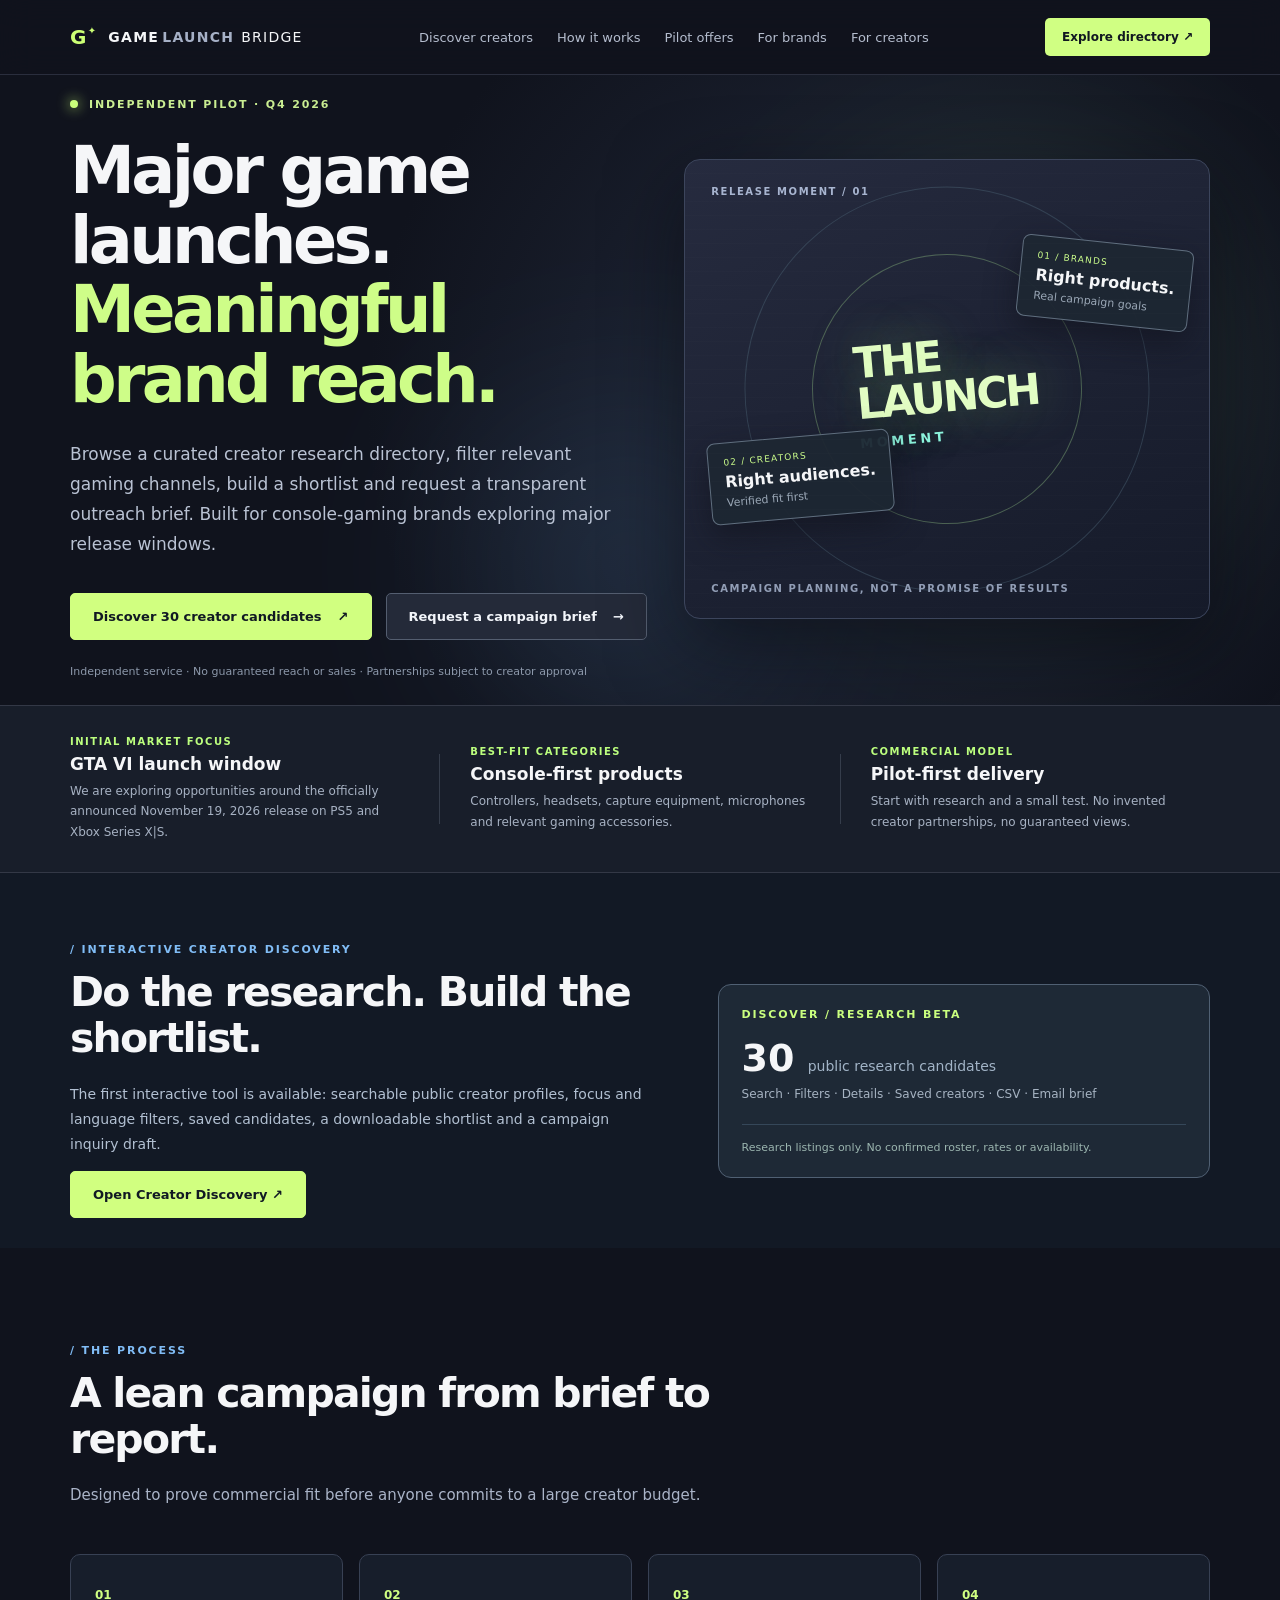
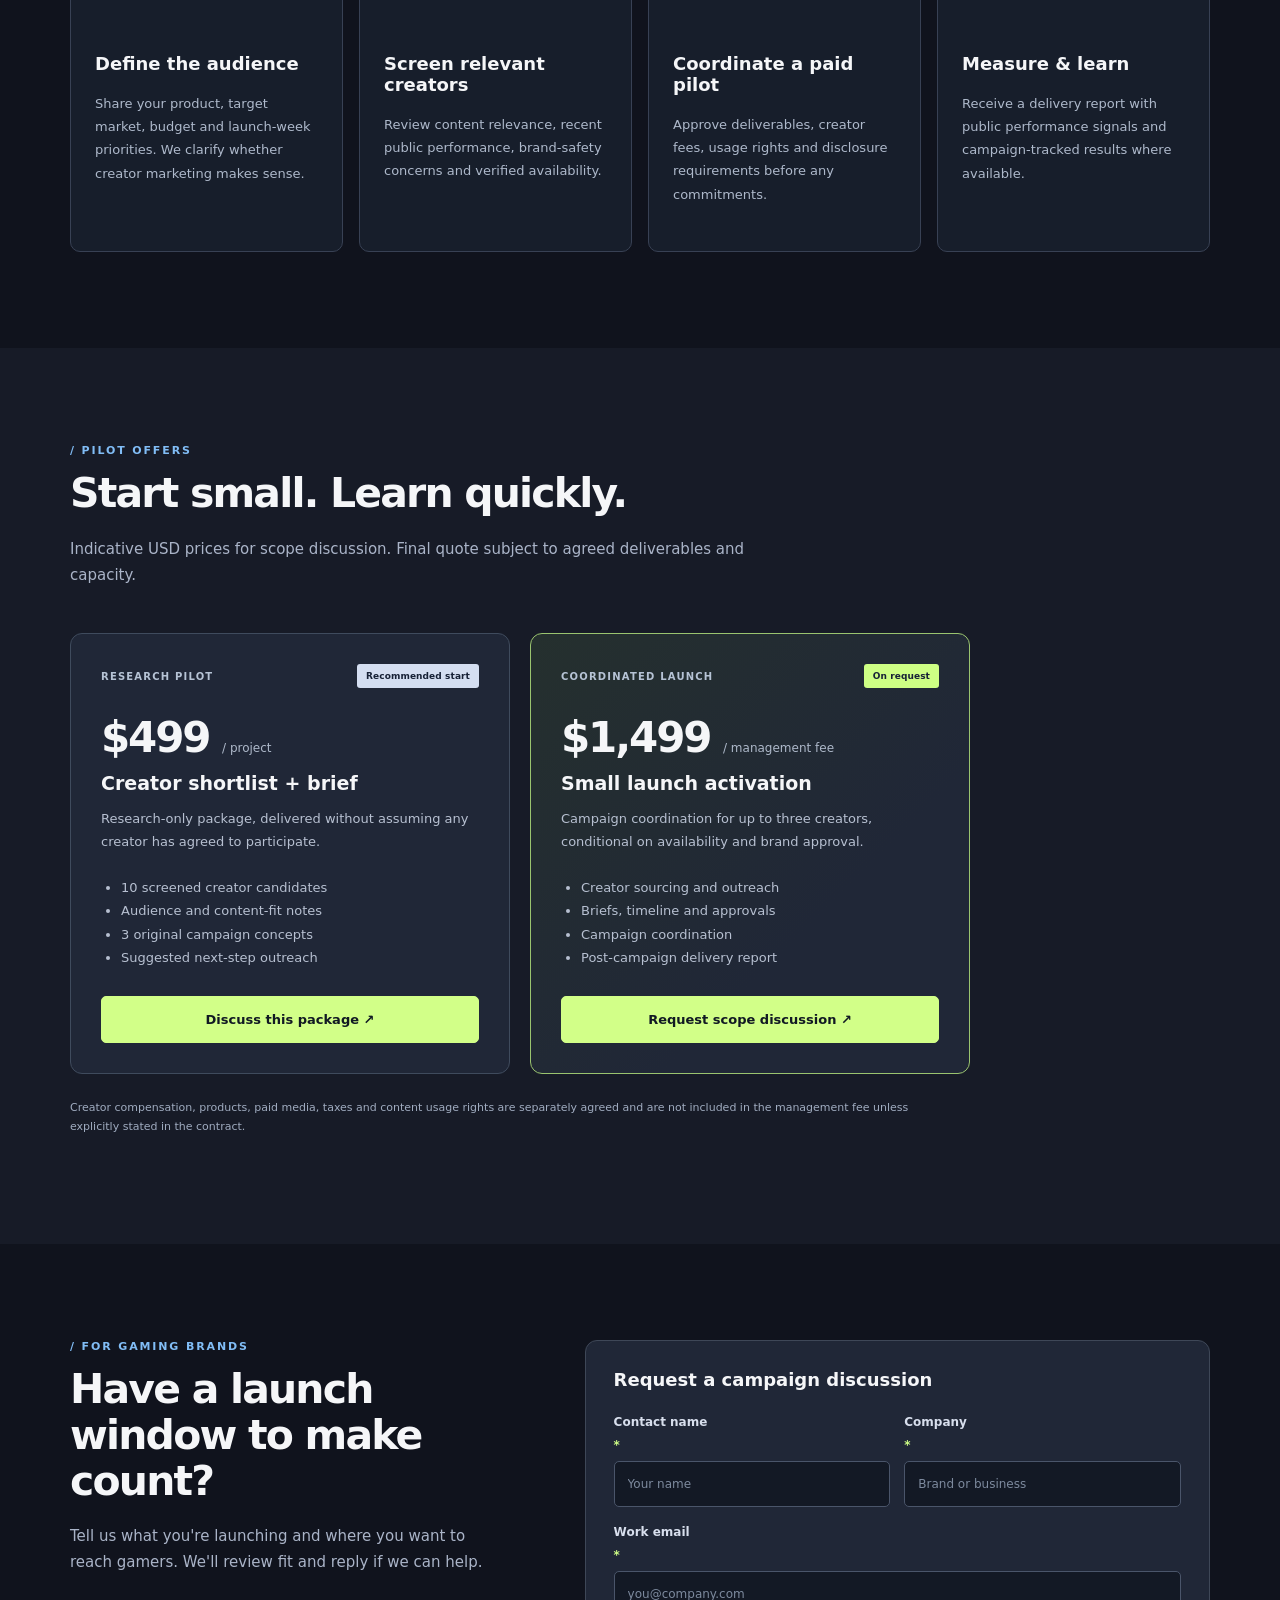
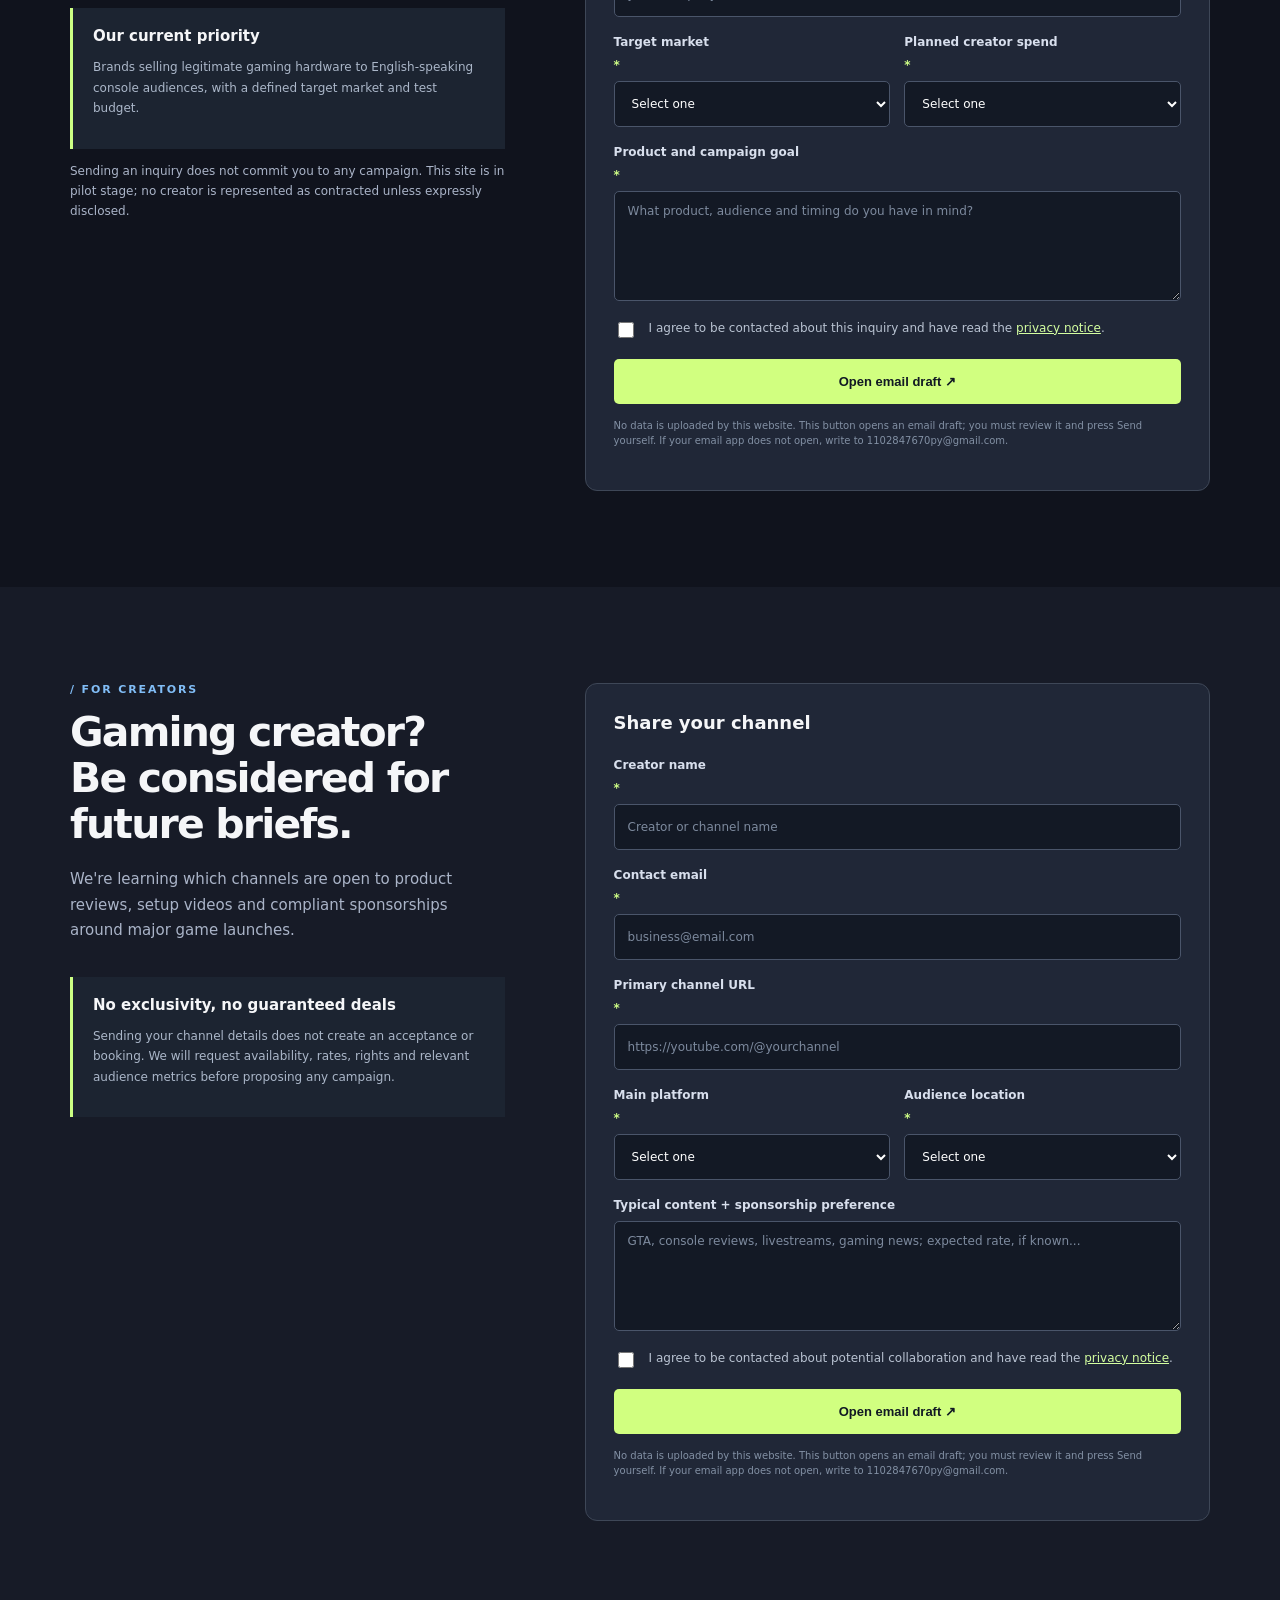
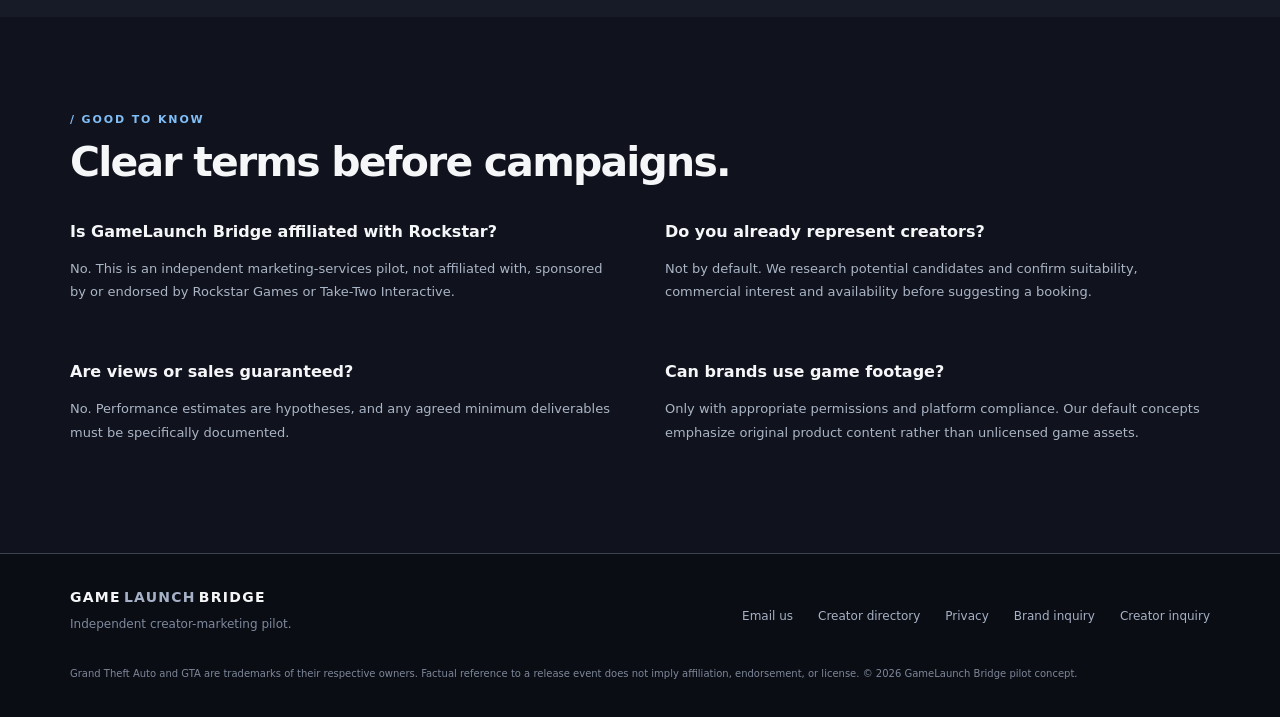
<file: index.html>
<!DOCTYPE html>
<html lang="en">
<head>
<meta charset="utf-8"/><meta content="width=device-width,initial-scale=1" name="viewport"/>
<meta content="Creator-led launch campaigns for gaming accessory brands. An independent pilot matching brands with relevant gaming creators." name="description"/>
<meta content="#10131d" name="theme-color"/>
<title>GameLaunch Bridge — Gaming Launch Campaigns</title>
<link href="styles.css" rel="stylesheet"/>
<meta content="noindex,nofollow" name="robots"/>
</head><body>
<a class="skip" href="#main">Skip to content</a>
<header class="header"><div class="shell headerinner"><a class="wordmark" href="#top"><span class="logo">G<span class="star">✦</span></span> GAME<span class="dim">LAUNCH</span> <span class="subword">BRIDGE</span></a><nav aria-label="Main navigation"><a href="discover.html">Discover creators</a><a href="#how">How it works</a><a href="#offers">Pilot offers</a><a href="#brands">For brands</a><a href="#creators">For creators</a></nav><a class="navcta" href="discover.html">Explore directory <span aria-hidden="true">↗</span></a></div></header>
<main id="main">
<section class="hero" id="top"><div class="glow glow1"></div><div class="glow glow2"></div><div class="shell herogrid"><div><div class="eyebrow"><span class="live"></span> INDEPENDENT PILOT · Q4 2026</div><h1>Major game launches.<br/><em>Meaningful brand reach.</em></h1><p class="lede">Browse a curated creator research directory, filter relevant gaming channels, build a shortlist and request a transparent outreach brief. Built for console-gaming brands exploring major release windows.</p><div class="heroactions"><a class="btn primary" href="discover.html">Discover 30 creator candidates <span aria-hidden="true">↗</span></a><a class="btn secondary" href="#brands">Request a campaign brief <span aria-hidden="true">→</span></a></div><div class="fineprint">Independent service · No guaranteed reach or sales · Partnerships subject to creator approval</div></div><div aria-label="Illustration of brands and creators connected around a game launch" class="heroart" role="img"><div class="arttitle">RELEASE MOMENT / 01</div><div class="orbit orbit1"></div><div class="orbit orbit2"></div><div class="central">THE<br/>LAUNCH<br/><small>MOMENT</small></div><div class="floatcard floatbrand"><span>01 / BRANDS</span><strong>Right products.</strong><small>Real campaign goals</small></div><div class="floatcard floatcreator"><span>02 / CREATORS</span><strong>Right audiences.</strong><small>Verified fit first</small></div><div class="artfoot">CAMPAIGN PLANNING, NOT A PROMISE OF RESULTS</div></div></div></section>
<section class="context"><div class="shell contextinner"><div class="contextlead"><span class="tiny">INITIAL MARKET FOCUS</span><strong>GTA VI launch window</strong><p>We are exploring opportunities around the officially announced November 19, 2026 release on PS5 and Xbox Series X|S.</p></div><div class="contextdivider"></div><div class="contextlead"><span class="tiny">BEST-FIT CATEGORIES</span><strong>Console-first products</strong><p>Controllers, headsets, capture equipment, microphones and relevant gaming accessories.</p></div><div class="contextdivider"></div><div class="contextlead"><span class="tiny">COMMERCIAL MODEL</span><strong>Pilot-first delivery</strong><p>Start with research and a small test. No invented creator partnerships, no guaranteed views.</p></div></div></section>
<section class="section" id="discover-feature" style="padding:70px 0 30px;background:#121925"><div class="shell" style="display:grid;grid-template-columns:1fr .8fr;gap:32px;align-items:center"><div><div class="eyebrow plain">/ INTERACTIVE CREATOR DISCOVERY</div><h2>Do the research. Build the shortlist.</h2><p style="color:#b2c0d2;line-height:1.8;font-size:14px;max-width:590px">The first interactive tool is available: searchable public creator profiles, focus and language filters, saved candidates, a downloadable shortlist and a campaign inquiry draft.</p><a class="btn primary" href="discover.html">Open Creator Discovery ↗</a></div><div style="background:#1e2936;border:1px solid #506073;border-radius:13px;padding:23px"><div style="color:#caff7f;letter-spacing:.17em;font-size:11px;font-weight:800">DISCOVER / RESEARCH BETA</div><div style="font-size:38px;font-weight:900;margin:15px 0 4px">30 <span style="font-size:14px;color:#a2b4c7;font-weight:500">public research candidates</span></div><div style="color:#a7b4c3;font-size:12px;line-height:1.7">Search · Filters · Details · Saved creators · CSV · Email brief</div><div style="border-top:1px solid #354759;margin-top:20px;padding-top:16px;color:#9bb5af;font-size:11px">Research listings only. No confirmed roster, rates or availability.</div></div></div></section><section class="section" id="how"><div class="shell"><div class="sectionhead"><div class="eyebrow plain">/ THE PROCESS</div><h2>A lean campaign from brief to report.</h2><p>Designed to prove commercial fit before anyone commits to a large creator budget.</p></div><div class="steps"><div class="step"><span class="num">01</span><h3>Define the audience</h3><p>Share your product, target market, budget and launch-week priorities. We clarify whether creator marketing makes sense.</p></div><div class="step"><span class="num">02</span><h3>Screen relevant creators</h3><p>Review content relevance, recent public performance, brand-safety concerns and verified availability.</p></div><div class="step"><span class="num">03</span><h3>Coordinate a paid pilot</h3><p>Approve deliverables, creator fees, usage rights and disclosure requirements before any commitments.</p></div><div class="step"><span class="num">04</span><h3>Measure &amp; learn</h3><p>Receive a delivery report with public performance signals and campaign-tracked results where available.</p></div></div></div></section>
<section class="section darkpanel" id="offers"><div class="shell"><div class="sectionhead"><div class="eyebrow plain">/ PILOT OFFERS</div><h2>Start small. Learn quickly.</h2><p>Indicative USD prices for scope discussion. Final quote subject to agreed deliverables and capacity.</p></div><div class="plans"><article class="plan"><div class="plantop"><span>RESEARCH PILOT</span><span class="tag">Recommended start</span></div><div class="price">$499 <small>/ project</small></div><h3>Creator shortlist + brief</h3><p>Research-only package, delivered without assuming any creator has agreed to participate.</p><ul><li>10 screened creator candidates</li><li>Audience and content-fit notes</li><li>3 original campaign concepts</li><li>Suggested next-step outreach</li></ul><a class="btn planbtn" href="#brands">Discuss this package ↗</a></article><article class="plan featured"><div class="plantop"><span>COORDINATED LAUNCH</span><span class="tag green">On request</span></div><div class="price">$1,499 <small>/ management fee</small></div><h3>Small launch activation</h3><p>Campaign coordination for up to three creators, conditional on availability and brand approval.</p><ul><li>Creator sourcing and outreach</li><li>Briefs, timeline and approvals</li><li>Campaign coordination</li><li>Post-campaign delivery report</li></ul><a class="btn planbtn" href="#brands">Request scope discussion ↗</a></article></div><p class="pricingnote">Creator compensation, products, paid media, taxes and content usage rights are separately agreed and are not included in the management fee unless explicitly stated in the contract.</p></div></section>
<section class="section formssection" id="brands"><div class="shell formgrid"><div><div class="eyebrow plain">/ FOR GAMING BRANDS</div><h2>Have a launch window to make count?</h2><p>Tell us what you're launching and where you want to reach gamers. We'll review fit and reply if we can help.</p><div class="note"><strong>Our current priority</strong><p>Brands selling legitimate gaming hardware to English-speaking console audiences, with a defined target market and test budget.</p></div><p class="aside">Sending an inquiry does not commit you to any campaign. This site is in pilot stage; no creator is represented as contracted unless expressly disclosed.</p></div><form action="mailto:1102847670py@gmail.com" class="formcard" data-delivery="email-draft" method="post" enctype="text/plain" name="brands"><div class="formtitle">Request a campaign discussion</div><div class="fieldrow"><label>Contact name <span>*</span><input autocomplete="name" maxlength="120" name="contact_name" placeholder="Your name" required=""/></label><label>Company <span>*</span><input autocomplete="organization" maxlength="120" name="company" placeholder="Brand or business" required=""/></label></div><label>Work email <span>*</span><input autocomplete="email" maxlength="254" name="email" placeholder="you@company.com" required="" type="email"/></label><div class="fieldrow"><label>Target market <span>*</span><select name="market" required=""><option value="">Select one</option><option>United States</option><option>United Kingdom</option><option>North America</option><option>Europe</option><option>Other / multiple</option></select></label><label>Planned creator spend <span>*</span><select name="budget" required=""><option value="">Select one</option><option>Under $1,000</option><option>$1,000–$3,000</option><option>$3,000–$10,000</option><option>$10,000+</option><option>Not decided</option></select></label></div><label>Product and campaign goal <span>*</span><textarea maxlength="1800" name="brief" placeholder="What product, audience and timing do you have in mind?" required=""></textarea></label><label class="consent"><input name="consent" required="" type="checkbox" value="yes"/><span>I agree to be contacted about this inquiry and have read the <a href="privacy.html">privacy notice</a>.</span></label><button class="btn primary submit" type="submit">Open email draft ↗</button><p class="formfine">No data is uploaded by this website. This button opens an email draft; you must review it and press Send yourself. If your email app does not open, write to <a href="mailto:1102847670py@gmail.com">1102847670py@gmail.com</a>.</p></form></div></section>
<section class="section creatorssection" id="creators"><div class="shell formgrid"><div><div class="eyebrow plain">/ FOR CREATORS</div><h2>Gaming creator?<br/>Be considered for future briefs.</h2><p>We're learning which channels are open to product reviews, setup videos and compliant sponsorships around major game launches.</p><div class="note"><strong>No exclusivity, no guaranteed deals</strong><p>Sending your channel details does not create an acceptance or booking. We will request availability, rates, rights and relevant audience metrics before proposing any campaign.</p></div></div><form action="mailto:1102847670py@gmail.com" class="formcard" data-delivery="email-draft" method="post" enctype="text/plain" name="creators"><div class="formtitle">Share your channel</div><label>Creator name <span>*</span><input maxlength="120" name="creator_name" placeholder="Creator or channel name" required=""/></label><label>Contact email <span>*</span><input maxlength="254" name="email" placeholder="business@email.com" required="" type="email"/></label><label>Primary channel URL <span>*</span><input maxlength="500" name="channel_url" placeholder="https://youtube.com/@yourchannel" required="" type="url"/></label><div class="fieldrow"><label>Main platform <span>*</span><select name="platform" required=""><option value="">Select one</option><option>YouTube</option><option>TikTok</option><option>Twitch</option><option>Instagram</option><option>Other</option></select></label><label>Audience location <span>*</span><select name="audience" required=""><option value="">Select one</option><option>United States</option><option>United Kingdom</option><option>Europe</option><option>Global English-speaking</option><option>Other</option></select></label></div><label>Typical content + sponsorship preference<textarea maxlength="1500" name="details" placeholder="GTA, console reviews, livestreams, gaming news; expected rate, if known..."></textarea></label><label class="consent"><input name="consent" required="" type="checkbox" value="yes"/><span>I agree to be contacted about potential collaboration and have read the <a href="privacy.html">privacy notice</a>.</span></label><button class="btn primary submit" type="submit">Open email draft ↗</button><p class="formfine">No data is uploaded by this website. This button opens an email draft; you must review it and press Send yourself. If your email app does not open, write to <a href="mailto:1102847670py@gmail.com">1102847670py@gmail.com</a>.</p></form></div></section>
<section class="section faq" id="faq"><div class="shell"><div class="eyebrow plain">/ GOOD TO KNOW</div><h2>Clear terms before campaigns.</h2><div class="faqgrid"><div><h3>Is GameLaunch Bridge affiliated with Rockstar?</h3><p>No. This is an independent marketing-services pilot, not affiliated with, sponsored by or endorsed by Rockstar Games or Take-Two Interactive.</p></div><div><h3>Do you already represent creators?</h3><p>Not by default. We research potential candidates and confirm suitability, commercial interest and availability before suggesting a booking.</p></div><div><h3>Are views or sales guaranteed?</h3><p>No. Performance estimates are hypotheses, and any agreed minimum deliverables must be specifically documented.</p></div><div><h3>Can brands use game footage?</h3><p>Only with appropriate permissions and platform compliance. Our default concepts emphasize original product content rather than unlicensed game assets.</p></div></div></div></section>
</main><footer class="footer"><div class="shell footerinner"><div><a class="wordmark" href="#top">GAME<span class="dim">LAUNCH</span> BRIDGE</a><p>Independent creator-marketing pilot.</p></div><div class="footerlinks"><a href="mailto:1102847670py@gmail.com">Email us</a><a href="discover.html">Creator directory</a><a href="privacy.html">Privacy</a><a href="#brands">Brand inquiry</a><a href="#creators">Creator inquiry</a></div></div><div class="shell legal">Grand Theft Auto and GTA are trademarks of their respective owners. Factual reference to a release event does not imply affiliation, endorsement, or license. © 2026 GameLaunch Bridge pilot concept.</div></footer>
<script defer src="main.js"></script>
</body></html>
</file>
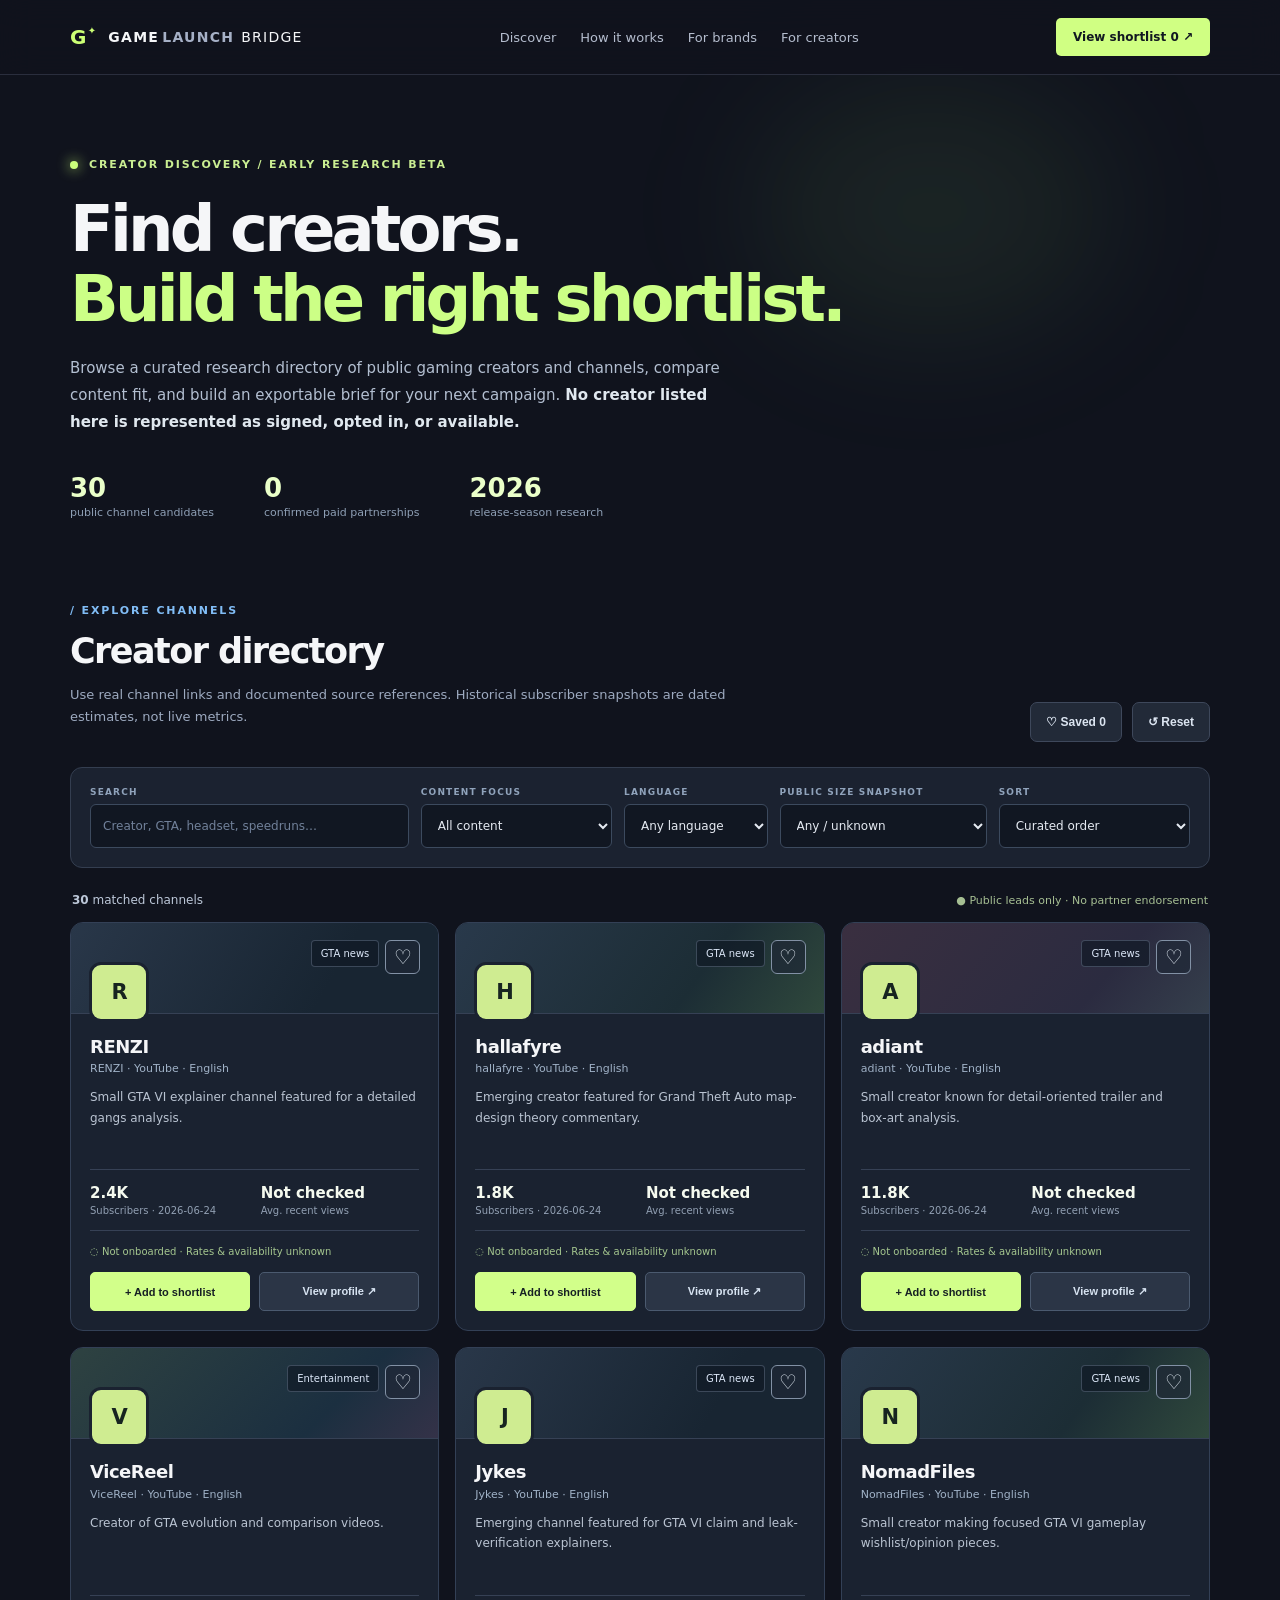
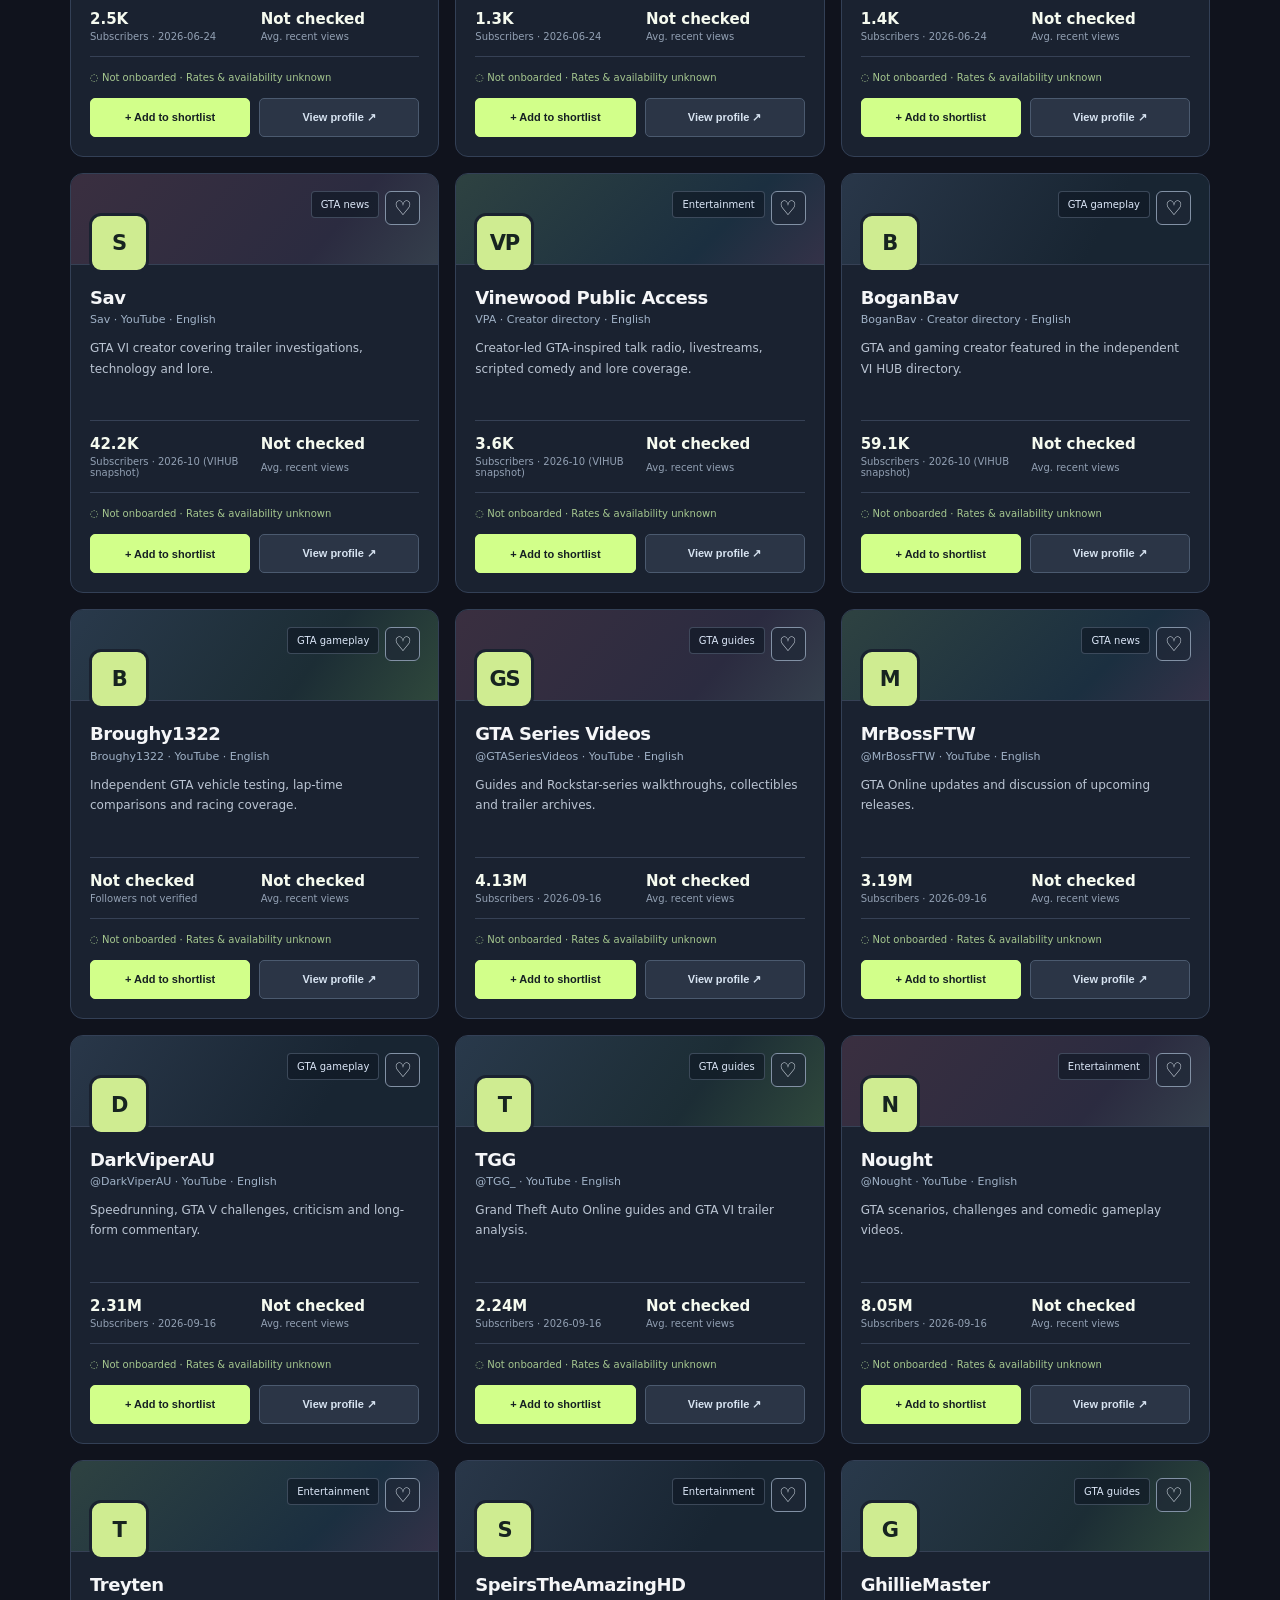
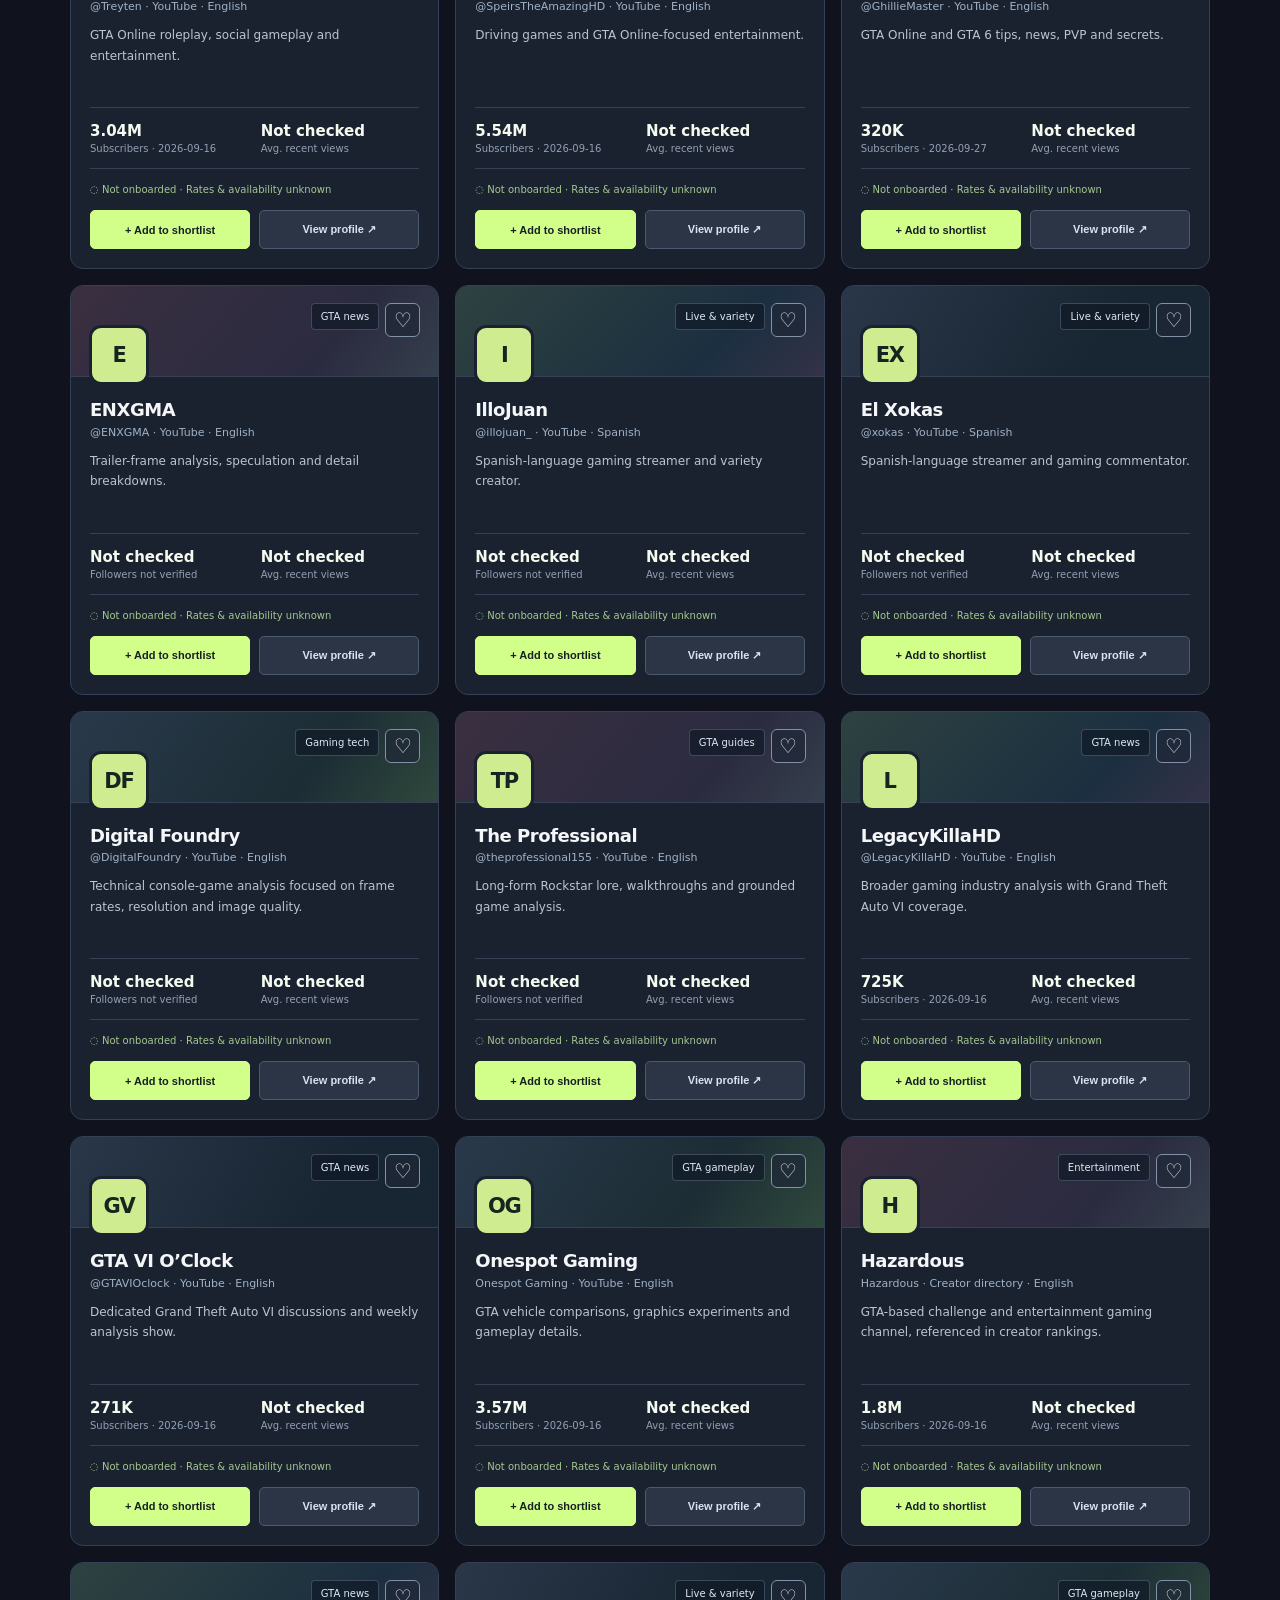
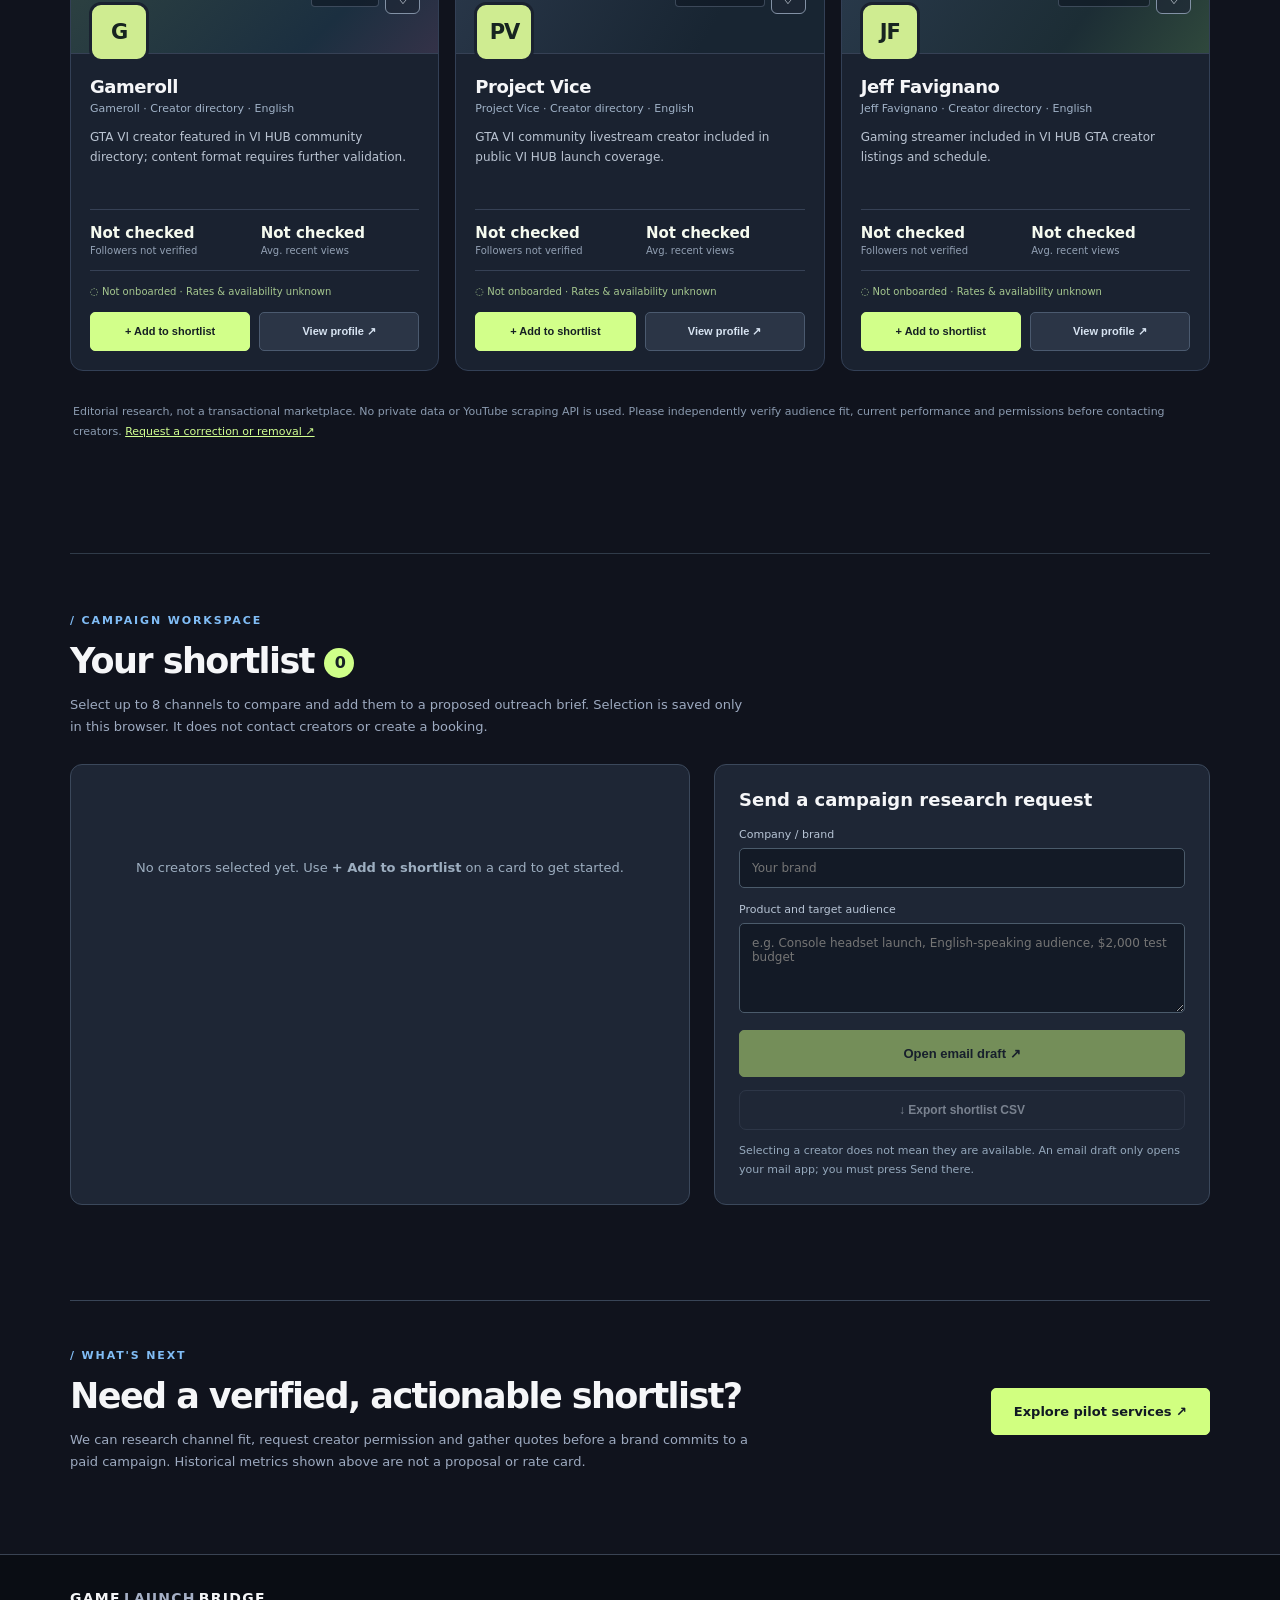
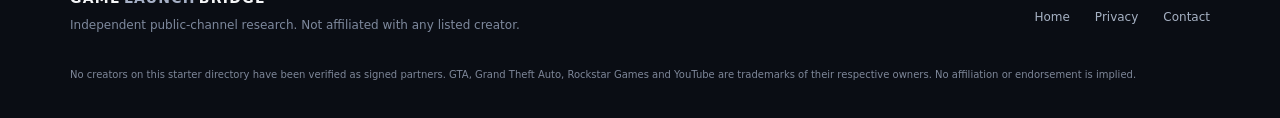
<file: discover.html>
<!doctype html>
<html lang="en">
<head>
<meta charset="utf-8"><meta name="viewport" content="width=device-width,initial-scale=1">
<meta name="description" content="Find gaming creators for major launch campaigns. Curated public gaming-creator research, comparison, saved shortlist and a transparent inquiry workflow.">
<meta name="theme-color" content="#10131d">
<meta name="robots" content="noindex,nofollow">
<title>Discover gaming creators — GameLaunch Bridge</title>
<link rel="stylesheet" href="styles.css"><link rel="stylesheet" href="discover.css">
</head>
<body>
<a class="skip" href="#results">Skip to creator results</a>
<header class="header"><div class="shell headerinner"><a class="wordmark" href="index.html"><span class="logo">G<span class="star">✦</span></span> GAME<span class="dim">LAUNCH</span> <span class="subword">BRIDGE</span></a><nav aria-label="Main navigation"><a href="discover.html" aria-current="page">Discover</a><a href="index.html#how">How it works</a><a href="index.html#brands">For brands</a><a href="index.html#creators">For creators</a></nav><a class="navcta" href="#shortlist">View shortlist <span id="nav-count">0</span> ↗</a></div></header>
<main class="discovery-shell">
<section class="explore-intro shell">
<div class="eyebrow"><span class="live"></span> CREATOR DISCOVERY / EARLY RESEARCH BETA</div>
<h1>Find creators.<br><em>Build the right shortlist.</em></h1>
<p>Browse a curated research directory of public gaming creators and channels, compare content fit, and build an exportable brief for your next campaign. <strong>No creator listed here is represented as signed, opted in, or available.</strong></p>
<div class="intro-stats"><div><strong id="total-count">—</strong><span>public channel candidates</span></div><div><strong>0</strong><span>confirmed paid partnerships</span></div><div><strong>2026</strong><span>release-season research</span></div></div>
</section>
<section class="shell marketplace">
<div class="market-head"><div><div class="eyebrow plain">/ EXPLORE CHANNELS</div><h2>Creator directory</h2><p>Use real channel links and documented source references. Historical subscriber snapshots are dated estimates, not live metrics.</p></div><div class="mini-actions"><button id="show-saved" type="button" class="outline-action" aria-pressed="false">♡ Saved <span id="saved-count">0</span></button><button id="reset-filters" type="button" class="outline-action">↺ Reset</button></div></div>
<div class="filterbar">
<label class="search"><span class="control-label">SEARCH</span><input id="search" type="search" placeholder="Creator, GTA, headset, speedruns…" autocomplete="off" aria-label="Search channels"></label>
<label><span class="control-label">CONTENT FOCUS</span><select id="category" aria-label="Filter content focus"><option value="">All content</option><option>GTA guides</option><option>GTA news</option><option>GTA gameplay</option><option>Entertainment</option><option>Gaming tech</option><option>Live &amp; variety</option></select></label>
<label><span class="control-label">LANGUAGE</span><select id="language" aria-label="Filter language"><option value="">Any language</option><option>English</option><option>Spanish</option></select></label>
<label><span class="control-label">PUBLIC SIZE SNAPSHOT</span><select id="size" aria-label="Filter dated audience size"><option value="">Any / unknown</option><option value="large">1M+ (dated)</option><option value="mid">100K–999K (dated)</option><option value="small">Under 100K (dated)</option><option value="unknown">Not verified</option></select></label>
<label><span class="control-label">SORT</span><select id="sort" aria-label="Sort creators"><option value="curated">Curated order</option><option value="size">Snapshot: highest first</option><option value="az">Name: A–Z</option></select></label>
</div>
<div class="resultbar"><span><strong id="result-count">0</strong> matched channels</span><span class="pillstatus">● Public leads only · No partner endorsement</span></div>
<div id="results" class="creator-grid" aria-live="polite"></div>
<div id="empty" class="empty-state" hidden><h3>No creators matched.</h3><p>Try clearing a filter or broadening the search.</p><button type="button" id="empty-reset" class="btn secondary">Clear filters</button></div>
<p class="source-note">Editorial research, not a transactional marketplace. No private data or YouTube scraping API is used. Please independently verify audience fit, current performance and permissions before contacting creators. <a href="mailto:1102847670py@gmail.com?subject=Creator%20profile%20correction%20or%20removal">Request a correction or removal ↗</a></p>
</section>
<section class="shell shortlist-section" id="shortlist">
<div><div class="eyebrow plain">/ CAMPAIGN WORKSPACE</div><h2>Your shortlist <span class="count-bubble" id="shortlist-total">0</span></h2><p>Select up to 8 channels to compare and add them to a proposed outreach brief. Selection is saved only in this browser. It does not contact creators or create a booking.</p></div>
<div class="shortlist-layout"><div class="selection-panel" id="selected-list"><p class="no-selection">No creators selected yet. Use <strong>+ Add to shortlist</strong> on a card to get started.</p></div>
<div class="brief-panel"><h3>Send a campaign research request</h3><label for="brief-brand">Company / brand</label><input id="brief-brand" maxlength="120" placeholder="Your brand">
<label for="brief-goal">Product and target audience</label><textarea id="brief-goal" maxlength="1000" placeholder="e.g. Console headset launch, English-speaking audience, $2,000 test budget"></textarea>
<button type="button" class="btn primary" id="email-brief" disabled>Open email draft ↗</button>
<button type="button" class="outline-action export-action" id="download-csv" disabled>↓ Export shortlist CSV</button>
<p class="brief-note" role="status" id="brief-status">Selecting a creator does not mean they are available. An email draft only opens your mail app; you must press Send there.</p></div></div>
</section>
<section class="shell next-step"><div><span class="eyebrow plain">/ WHAT'S NEXT</span><h2>Need a verified, actionable shortlist?</h2><p>We can research channel fit, request creator permission and gather quotes before a brand commits to a paid campaign. Historical metrics shown above are not a proposal or rate card.</p></div><a class="btn primary" href="index.html#offers">Explore pilot services ↗</a></section>
</main>
<dialog id="creator-dialog" class="creator-dialog" aria-label="Creator profile"><div id="dialog-content"></div><form method="dialog"><button class="modal-close" aria-label="Close creator profile" type="submit">✕</button></form></dialog>
<footer class="footer"><div class="shell footerinner"><div><a class="wordmark" href="index.html">GAME<span class="dim">LAUNCH</span> BRIDGE</a><p>Independent public-channel research. Not affiliated with any listed creator.</p></div><div class="footerlinks"><a href="index.html">Home</a><a href="privacy.html">Privacy</a><a href="mailto:1102847670py@gmail.com">Contact</a></div></div><div class="shell legal">No creators on this starter directory have been verified as signed partners. GTA, Grand Theft Auto, Rockstar Games and YouTube are trademarks of their respective owners. No affiliation or endorsement is implied.</div></footer>
<script src="creators-data.js" defer></script><script src="discover.js" defer></script>
</body></html>
</file>
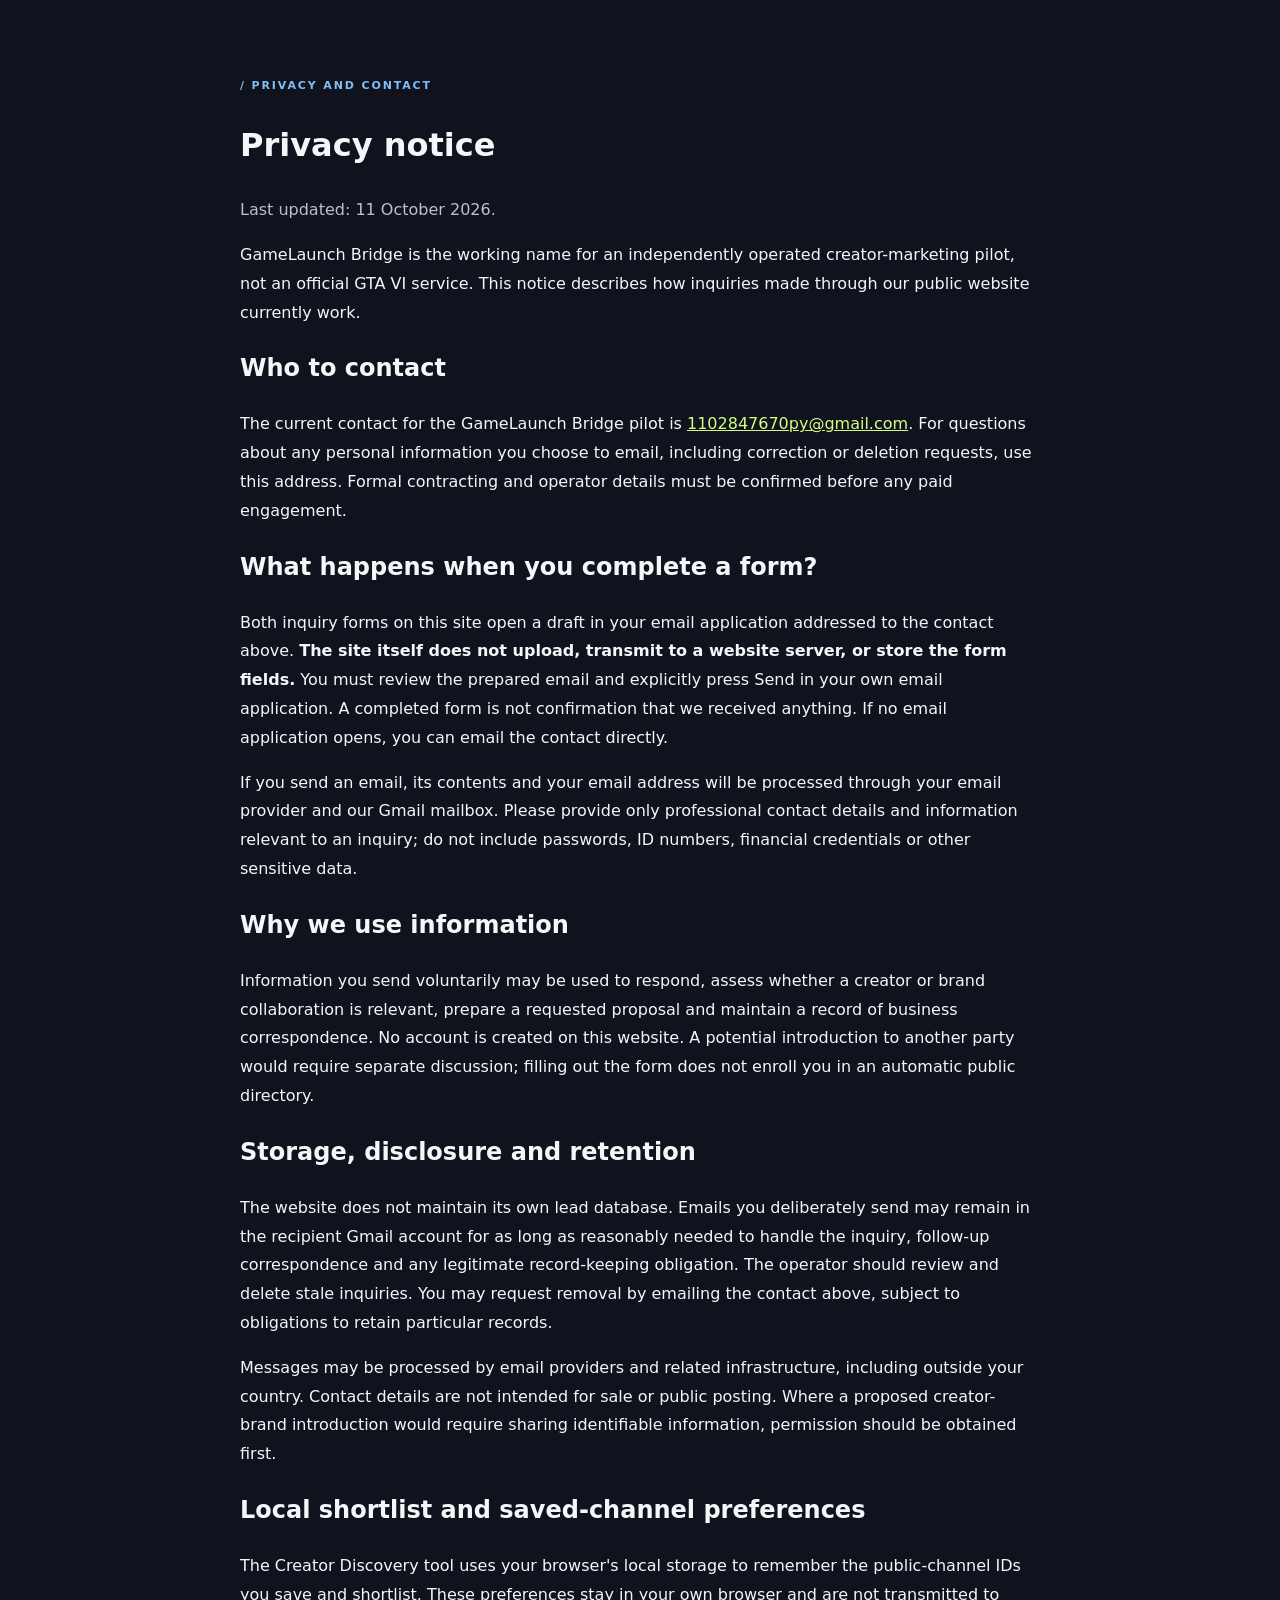
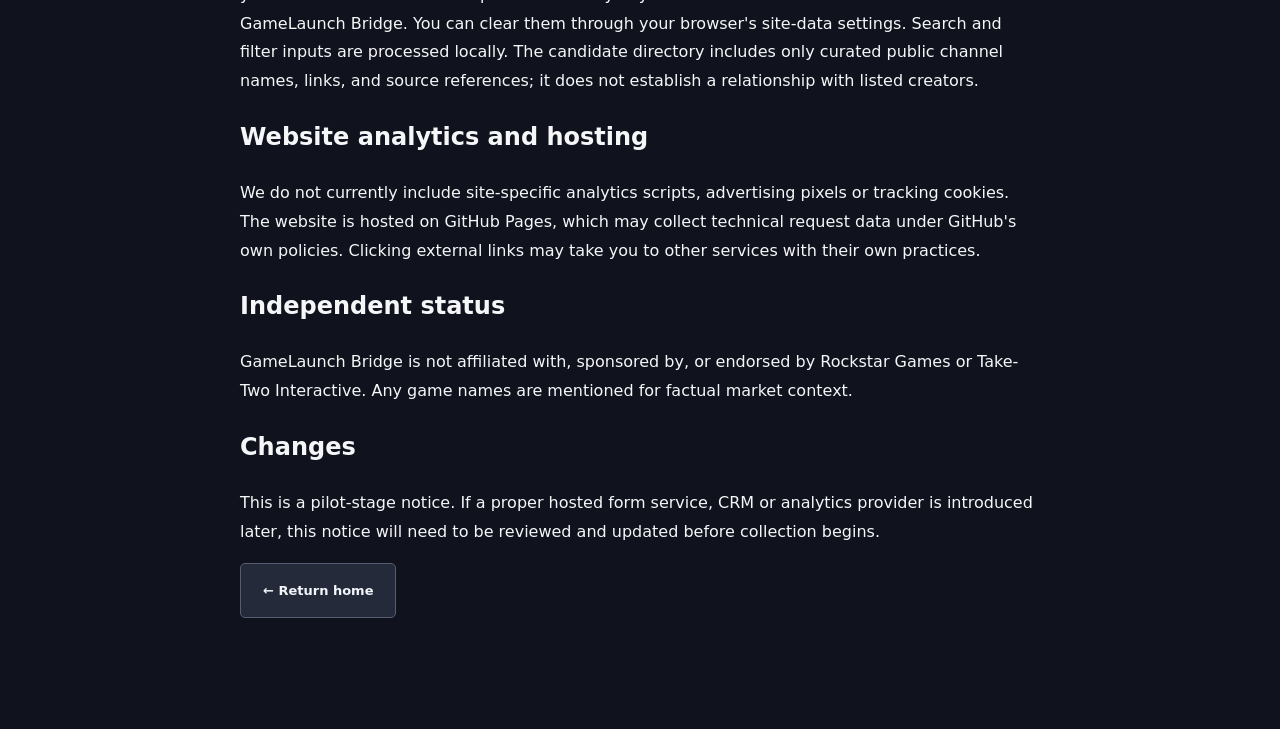
<file: privacy.html>
<!doctype html>
<html lang="en">
<head>
<meta charset="utf-8"><meta name="viewport" content="width=device-width,initial-scale=1">
<meta name="robots" content="noindex,nofollow">
<meta name="description" content="Privacy information for the GameLaunch Bridge independent pilot.">
<title>Privacy — GameLaunch Bridge</title>
<link rel="stylesheet" href="styles.css">
</head>
<body>
<main class="shell" style="max-width:800px;padding-top:76px;padding-bottom:95px;line-height:1.8">
<div class="eyebrow plain">/ PRIVACY AND CONTACT</div>
<h1>Privacy notice</h1>
<p style="color:#b6c2d2">Last updated: 11 October 2026.</p>
<p>GameLaunch Bridge is the working name for an independently operated creator-marketing pilot, not an official GTA VI service. This notice describes how inquiries made through our public website currently work.</p>
<h2>Who to contact</h2>
<p>The current contact for the GameLaunch Bridge pilot is <a style="color:#d1ff83;text-decoration:underline" href="mailto:1102847670py@gmail.com">1102847670py@gmail.com</a>. For questions about any personal information you choose to email, including correction or deletion requests, use this address. Formal contracting and operator details must be confirmed before any paid engagement.</p>
<h2>What happens when you complete a form?</h2>
<p>Both inquiry forms on this site open a draft in your email application addressed to the contact above. <strong>The site itself does not upload, transmit to a website server, or store the form fields.</strong> You must review the prepared email and explicitly press Send in your own email application. A completed form is not confirmation that we received anything. If no email application opens, you can email the contact directly.</p>
<p>If you send an email, its contents and your email address will be processed through your email provider and our Gmail mailbox. Please provide only professional contact details and information relevant to an inquiry; do not include passwords, ID numbers, financial credentials or other sensitive data.</p>
<h2>Why we use information</h2>
<p>Information you send voluntarily may be used to respond, assess whether a creator or brand collaboration is relevant, prepare a requested proposal and maintain a record of business correspondence. No account is created on this website. A potential introduction to another party would require separate discussion; filling out the form does not enroll you in an automatic public directory.</p>
<h2>Storage, disclosure and retention</h2>
<p>The website does not maintain its own lead database. Emails you deliberately send may remain in the recipient Gmail account for as long as reasonably needed to handle the inquiry, follow-up correspondence and any legitimate record-keeping obligation. The operator should review and delete stale inquiries. You may request removal by emailing the contact above, subject to obligations to retain particular records.</p>
<p>Messages may be processed by email providers and related infrastructure, including outside your country. Contact details are not intended for sale or public posting. Where a proposed creator-brand introduction would require sharing identifiable information, permission should be obtained first.</p>
<h2>Local shortlist and saved-channel preferences</h2><p>The Creator Discovery tool uses your browser's local storage to remember the public-channel IDs you save and shortlist. These preferences stay in your own browser and are not transmitted to GameLaunch Bridge. You can clear them through your browser's site-data settings. Search and filter inputs are processed locally. The candidate directory includes only curated public channel names, links, and source references; it does not establish a relationship with listed creators.</p><h2>Website analytics and hosting</h2>
<p>We do not currently include site-specific analytics scripts, advertising pixels or tracking cookies. The website is hosted on GitHub Pages, which may collect technical request data under GitHub's own policies. Clicking external links may take you to other services with their own practices.</p>
<h2>Independent status</h2>
<p>GameLaunch Bridge is not affiliated with, sponsored by, or endorsed by Rockstar Games or Take-Two Interactive. Any game names are mentioned for factual market context.</p>
<h2>Changes</h2>
<p>This is a pilot-stage notice. If a proper hosted form service, CRM or analytics provider is introduced later, this notice will need to be reviewed and updated before collection begins.</p>
<p><a class="btn secondary" href="index.html">← Return home</a></p>
</main>
</body></html>
</file>
<file: styles.css>
:root{font-family:Inter,ui-sans-serif,system-ui,-apple-system,"Segoe UI",sans-serif;color:#f5f6f8;background:#10131d;scroll-behavior:smooth}*{box-sizing:border-box}body{margin:0}a{color:inherit;text-decoration:none}a:hover{color:#cbff77}.shell{width:min(1140px,calc(100% - 44px));margin:auto}.skip{position:absolute;left:-9999px;top:6px;background:#ccff6c;color:#10131d;padding:10px;z-index:100}.skip:focus{left:6px}.header{position:sticky;top:0;z-index:20;background:rgba(16,19,29,.88);backdrop-filter:blur(16px);border-bottom:1px solid #2a2e3d}.headerinner{min-height:74px;display:flex;align-items:center;gap:34px;justify-content:space-between}.wordmark{font-size:14px;letter-spacing:.09em;font-weight:900;white-space:nowrap;display:flex;align-items:center;gap:3px}.logo{font-size:20px;color:#ccff75;margin-right:8px}.star{font-size:10px;vertical-align:top}.dim{color:#a6b0c6}.subword{font-weight:500;margin-left:4px}nav{display:flex;gap:24px;font-size:13px;color:#b5bdce}nav a:hover,.footerlinks a:hover{color:#cfff7d}.navcta{font-size:12px;color:#111821;background:#d0ff83;padding:12px 17px;border-radius:5px;font-weight:800;white-space:nowrap}.navcta:hover{color:#111821;background:#fff}.hero{min-height:630px;overflow:hidden;position:relative;background:radial-gradient(circle at 68% 53%,#222a3c 0%,#10131d 54%)}.herogrid{min-height:628px;display:grid;grid-template-columns:1fr .9fr;align-items:center;gap:30px;position:relative;z-index:1}.eyebrow{font-size:11px;font-weight:800;letter-spacing:.17em;color:#caee92;display:flex;align-items:center;gap:11px}.live{width:8px;height:8px;background:#cafe7b;border-radius:50%;box-shadow:0 0 13px #c8ff74}.hero h1{font-weight:850;font-size:clamp(43px,5.1vw,70px);line-height:1.07;letter-spacing:-.055em;max-width:680px;margin:25px 0}.hero h1 em{color:#cefd88;font-style:normal}.lede{font-size:17px;line-height:1.76;max-width:550px;color:#b9c2d3}.heroactions{display:flex;gap:14px;flex-wrap:wrap;margin:33px 0 23px}.btn{display:inline-flex;align-items:center;justify-content:center;gap:16px;padding:15px 22px;border-radius:5px;font-weight:800;font-size:13px;border:1px solid #545e70;cursor:pointer;transition:transform .15s,background .15s}.btn:hover{transform:translateY(-2px)}.primary{background:#d1ff80;color:#111923;border-color:#d1ff80}.primary:hover{background:#e7ffae;color:#111923}.secondary{color:#f2f5fa;background:#242a39}.secondary:hover{color:#fff;background:#333c4e}.fineprint{font-size:11px;color:#8c98aa;line-height:1.6}.heroart{height:460px;position:relative;background:linear-gradient(152deg,#262b3f,#151a29);border:1px solid #3c455c;border-radius:16px;overflow:hidden;box-shadow:0 25px 75px #06070d88}.heroart:after{content:"";position:absolute;inset:0;background:repeating-linear-gradient(to bottom,transparent 0 13px,#ffffff04 14px);pointer-events:none}.arttitle,.artfoot{position:absolute;left:26px;top:26px;letter-spacing:.16em;color:#a8b5d0;font-size:10px;font-weight:750}.artfoot{top:auto;bottom:24px;color:#929eb6}.orbit{position:absolute;left:50%;top:50%;transform:translate(-50%,-50%) rotate(-18deg);border:1px solid #759a6f88;border-radius:50%}.orbit1{height:270px;width:270px}.orbit2{height:405px;width:405px;border-color:#4a627377}.central{position:absolute;top:50%;left:50%;transform:translate(-50%,-50%) rotate(-5deg);font-size:43px;line-height:.96;font-weight:900;letter-spacing:-.06em;color:#e2fdc3;text-shadow:0 0 50px #9bea7a57}.central small{display:block;color:#8cf4dd;font-size:13px;letter-spacing:.28em;margin-top:12px}.floatcard{position:absolute;background:#1d2632f2;border:1px solid #5f6e7e;border-radius:8px;padding:14px 15px;display:grid;gap:5px;box-shadow:0 12px 30px #10131d99}.floatcard span{font-size:9px;letter-spacing:.13em;color:#ccff8c}.floatcard strong{font-size:16px}.floatcard small{font-size:11px;color:#9aa7b6}.floatbrand{right:18px;top:82px;transform:rotate(6deg)}.floatcreator{left:24px;bottom:100px;transform:rotate(-5deg)}.glow{position:absolute;border-radius:50%;filter:blur(110px);opacity:.18;pointer-events:none}.glow1{background:#a5f984;width:340px;height:340px;right:8%;top:20%}.glow2{background:#659fd5;width:280px;height:280px;right:40%;bottom:0}.context{background:#181e2a;border-top:1px solid #333846;border-bottom:1px solid #333846}.contextinner{display:grid;grid-template-columns:1fr 1px 1fr 1px 1fr;align-items:center;gap:30px;padding:30px 0}.contextlead{display:grid;gap:7px}.contextlead strong{font-size:17px}.contextlead p{font-size:12px;line-height:1.7;color:#a7b2c3;margin:0}.contextdivider{width:1px;height:70px;background:#353d4b}.tiny{font-size:10px;letter-spacing:.15em;color:#bcff7e;font-weight:800}.section{padding:96px 0}.sectionhead{max-width:700px;margin-bottom:45px}.eyebrow.plain{color:#81bdf6;margin-bottom:14px}.section h2{font-weight:850;letter-spacing:-.044em;font-size:clamp(31px,3.2vw,45px);line-height:1.12;margin:0 0 20px}.sectionhead p,.formgrid>div>p{font-size:15px;line-height:1.7;color:#aab4c8}.steps{display:grid;grid-template-columns:repeat(4,1fr);gap:16px}.step{padding:29px 24px 32px;border:1px solid #384154;background:#171e2b;border-radius:10px}.num{font-weight:850;font-size:12px;color:#d0ff83}.step h3{font-size:18px;margin-top:50px}.step p{font-size:13px;line-height:1.8;color:#aeb9cb}.darkpanel{background:#171b27}.plans{display:grid;grid-template-columns:1fr 1fr;gap:20px;max-width:900px}.plan{border:1px solid #3f4b5d;border-radius:12px;background:#202737;padding:30px}.plan.featured{border-color:#9ac46f;background:linear-gradient(135deg,#25302e,#202737 65%)}.plantop{display:flex;align-items:center;justify-content:space-between;gap:10px;letter-spacing:.12em;color:#b6c3d5;font-size:10px;font-weight:800}.tag{padding:7px 9px;border-radius:3px;color:#172136;background:#d4def1;font-size:9px;letter-spacing:.01em}.tag.green{background:#ceff84}.price{font-size:42px;font-weight:850;letter-spacing:-.05em;margin:25px 0 10px}.price small{font-size:12px;font-weight:500;color:#aeb9ca;letter-spacing:0}.plan h3{font-size:19px;margin:10px 0}.plan p,.plan li{color:#b7c0d1;font-size:13px;line-height:1.8}.plan ul{padding-left:20px;margin:22px 0 27px}.planbtn{background:#d2ff88;color:#111923;border-color:#d2ff88;width:100%}.planbtn:hover{color:#111923;background:#f1ffc7}.pricingnote{font-size:11px;color:#a0acc0;margin-top:25px;max-width:850px;line-height:1.7}.formssection{background:#10131d}.formgrid{display:grid;grid-template-columns:.82fr 1.18fr;gap:80px;align-items:start}.formgrid>div>h2{max-width:450px}.note{background:#1c2431;border-left:3px solid #ccff84;padding:18px 20px;margin-top:33px}.note strong{font-size:15px}.note p,.aside{font-size:12px!important;line-height:1.7!important;color:#abb7c9}.formcard{padding:28px;border:1px solid #3e4757;background:#202737;border-radius:12px}.formtitle{font-size:18px;font-weight:850;margin-bottom:25px}.formcard label{display:grid;gap:9px;font-size:12px;font-weight:650;color:#d8dfed;margin-bottom:18px}.formcard label span{color:#cfff86}.formcard input:not([type=checkbox]),.formcard select,.formcard textarea{width:100%;min-height:46px;border:1px solid #4a556a;background:#131925;border-radius:5px;color:#fff;padding:12px 13px;font:inherit;font-weight:400;outline:none}.formcard textarea{min-height:110px;resize:vertical}.formcard input:focus,.formcard textarea:focus,.formcard select:focus{border-color:#cfff86}.formcard input::placeholder,.formcard textarea::placeholder{color:#7d8a9e}.fieldrow{display:grid;grid-template-columns:1fr 1fr;gap:14px}.formcard .consent{display:flex;gap:12px;align-items:start;font-weight:400;line-height:1.6;color:#b9c3d2}.consent input{width:16px;height:16px;flex-shrink:0;margin-top:3px;accent-color:#cfff86}.consent span{color:#b9c3d2!important}.consent a{text-decoration:underline;color:#d4ffa0}.submit{border:none;width:100%}.formfine{color:#8290a4;font-size:10px;line-height:1.5;margin:14px 0 0}.creatorssection{background:#171b27}.faqgrid{display:grid;grid-template-columns:1fr 1fr;gap:30px 50px}.faqgrid h3{font-size:16px}.faqgrid p{font-size:13px;line-height:1.8;color:#aab5c6}.footer{background:#0a0d14;border-top:1px solid #3a4353;padding:35px 0}.footerinner{display:flex;justify-content:space-between;align-items:center}.footer p{color:#7e899d;font-size:12px}.footerlinks{display:flex;gap:25px;color:#a6b1c3;font-size:12px}.legal{color:#7e8799;font-size:10px;line-height:1.7;margin-top:22px}
@media(max-width:1050px){nav{display:none}.herogrid{grid-template-columns:1fr .75fr}.hero h1{font-size:48px}.formgrid{gap:36px}}@media(max-width:780px){.headerinner{min-height:64px}.navcta{font-size:11px;padding:10px}.herogrid{grid-template-columns:1fr;padding:58px 0 38px}.hero{min-height:auto}.hero h1{font-size:clamp(38px,9vw,59px)}.heroart{max-width:500px;width:100%;height:340px}.central{font-size:33px}.orbit2{height:310px;width:310px}.orbit1{height:200px;width:200px}.floatcard{padding:10px;transform:none}.floatbrand{top:55px}.floatcreator{bottom:68px}.contextinner{grid-template-columns:1fr;gap:15px}.contextdivider{height:1px;width:100%}.steps{grid-template-columns:1fr 1fr}.section{padding:65px 0}.step h3{margin-top:20px}.formgrid,.plans,.faqgrid{grid-template-columns:1fr}.formgrid{gap:22px}.formcard{padding:22px}}@media(max-width:480px){.shell{width:calc(100% - 30px)}.wordmark{font-size:12px}.logo{font-size:15px}.subword{display:none}.herogrid{padding-top:43px}.hero h1{font-size:43px}.lede{font-size:15px}.heroactions{display:grid}.steps{grid-template-columns:1fr}.fieldrow{grid-template-columns:1fr;gap:0}.footerinner{align-items:start;gap:20px;flex-direction:column}.footerlinks{flex-wrap:wrap}.section h2{font-size:33px}.plan{padding:23px}}
/* Creator Discovery feature on the landing page. */
@media(max-width:700px){#discover-feature>.shell{grid-template-columns:1fr!important;gap:18px!important}#discover-feature .btn{width:100%}}
</file>
<file: discover.css>
.discovery-shell{background:#10131d}.explore-intro{padding:83px 0 50px;position:relative}.explore-intro:before{content:"";position:absolute;right:9%;top:3%;width:350px;height:240px;border-radius:50%;background:#9fff7d14;filter:blur(70px);pointer-events:none}.explore-intro h1{font-size:clamp(43px,5vw,67px);line-height:1.09;letter-spacing:-.06em;margin:24px 0 20px;max-width:840px}.explore-intro h1 em{font-style:normal;color:#ccff86}.explore-intro p{font-size:15px;color:#b3bfd1;line-height:1.8;max-width:680px}.explore-intro p strong{color:#e0e8ef;font-weight:600}.intro-stats{display:flex;gap:50px;flex-wrap:wrap;padding-top:24px}.intro-stats div{display:grid;gap:5px}.intro-stats strong{font-size:26px;color:#eaffc9;line-height:1}.intro-stats span{font-size:11px;color:#8e9fb5}.marketplace{padding:35px 0 80px}.market-head{display:flex;justify-content:space-between;gap:20px;align-items:end;margin-bottom:25px}.market-head h2,.shortlist-section h2,.next-step h2{font-size:35px;letter-spacing:-.045em;margin:9px 0 10px}.market-head p,.shortlist-section p,.next-step p{max-width:680px;font-size:13px;line-height:1.75;color:#9daac0}.mini-actions{display:flex;gap:10px;flex-shrink:0}.outline-action{border:1px solid #3e485b;background:#222a38;color:#dce5f1;border-radius:7px;padding:12px 15px;font-size:12px;font-weight:700;cursor:pointer}.outline-action:hover,.outline-action[aria-pressed=true]{color:#dbff9a;border-color:#b6d888}.filterbar{display:grid;grid-template-columns:2fr 1.2fr .9fr 1.3fr 1.2fr;gap:12px;padding:19px;background:#1b2230;border:1px solid #343e50;border-radius:12px}.filterbar label{min-width:0;display:grid;gap:7px}.control-label{color:#90a3bb;font-size:9px;letter-spacing:.13em;font-weight:800}.filterbar input,.filterbar select{width:100%;min-width:0;height:44px;border:1px solid #3c4a5e;border-radius:6px;background:#111722;color:#e5eaf2;padding:0 12px;font-family:inherit;font-size:12px;outline:none}.filterbar input:focus,.filterbar select:focus{border-color:#d1fa89}.filterbar input::placeholder{color:#71819a}.resultbar{display:flex;justify-content:space-between;align-items:center;gap:12px;font-size:12px;color:#bdc8d9;padding:25px 2px 15px}.pillstatus{color:#a6bf93;font-size:11px}.creator-grid{display:grid;grid-template-columns:repeat(3,minmax(0,1fr));gap:16px}.creator-card{background:#1a2230;border:1px solid #334056;border-radius:13px;overflow:hidden;display:flex;flex-direction:column;min-width:0;transition:border-color .18s,transform .18s}.creator-card:hover{transform:translateY(-3px);border-color:#68816c}.creator-card.selected{border-color:#b8db79}.creator-cover{height:91px;padding:17px 18px;display:flex;justify-content:space-between;align-items:start;background:linear-gradient(120deg,#293749,#182532 70%);border-bottom:1px solid #364155}.creator-cover.color1{background:linear-gradient(125deg,#29394b,#1c2d35 65%,#2f483c)}.creator-cover.color2{background:linear-gradient(130deg,#3a2f40,#2b2b40 70%,#353f4c)}.creator-cover.color3{background:linear-gradient(135deg,#2e4241,#1b2f40 70%,#343248)}.avatar{border-radius:12px;height:60px;width:60px;background:#cfec91;color:#172420;font-size:21px;font-weight:900;display:grid;place-items:center;letter-spacing:-.06em;border:3px solid #1a2230;margin-top:22px}.category-chip{font-size:10px;color:#dce7f8;background:#101825aa;border:1px solid #7b8ba366;padding:7px 9px;border-radius:4px}.heart{border:1px solid #8291a5;color:#dde6ef;background:#1e2735ad;border-radius:6px;min-width:35px;height:34px;font-size:20px;cursor:pointer}.heart[aria-pressed=true]{color:#d1ff86;border-color:#b3ed7c}.creator-body{padding:21px 19px 0;flex:1}.creator-name{font-size:18px;line-height:1.3;margin:0 0 4px;letter-spacing:-.025em}.creator-handle{font-size:11px;color:#a0b2c7;margin:0 0 12px}.creator-desc{font-size:12px;line-height:1.7;color:#bac4d2;min-height:62px}.creator-facts{display:grid;grid-template-columns:1fr 1fr;gap:12px;border-top:1px solid #364155;border-bottom:1px solid #364155;padding:14px 0;margin:20px 0 15px}.creator-facts div{display:grid;gap:3px}.creator-facts b{font-size:15px;color:#f5faef}.creator-facts span{font-size:10px;color:#92a0b3}.creator-notice{font-size:10px;color:#a5c78f;margin:9px 0 15px}.creator-actions{display:flex;gap:9px;padding:0 19px 19px}.creator-actions button{flex:1;padding:12px 8px;font-size:11px;border-radius:5px;font-weight:800;cursor:pointer}.add-shortlist{background:#d2ff8a;color:#162023;border:1px solid #d2ff8a}.add-shortlist[aria-pressed=true]{background:#2d4638;color:#d8f9a2;border-color:#658562}.view-details{background:#2b3546;color:#d7e3f1;border:1px solid #4b5a6f}.source-note{padding:20px 3px;color:#8b9bb0;font-size:11px;line-height:1.8}.source-note a{color:#d1ff91;text-decoration:underline}.empty-state{text-align:center;padding:60px 15px;border:1px dashed #465466;border-radius:12px;background:#1b2230}.empty-state p{color:#94a0b2}.shortlist-section{padding:60px 0 95px;border-top:1px solid #303b49}.count-bubble{display:inline-grid;place-items:center;font-size:16px;width:30px;height:30px;background:#cfff89;color:#162025;border-radius:50%;vertical-align:middle}.shortlist-layout{display:grid;grid-template-columns:1.25fr 1fr;gap:24px;margin-top:25px}.selection-panel,.brief-panel{background:#1e2635;border:1px solid #3b485b;border-radius:12px;padding:24px;min-height:305px}.no-selection{padding:55px 20px;text-align:center;color:#9daec0!important}.selected-row{display:flex;align-items:center;justify-content:space-between;gap:12px;padding:14px 3px;border-bottom:1px solid #374357}.selected-row:last-child{border:0}.selected-row strong{font-size:13px}.selected-row small{color:#94a8bd;font-size:11px;display:block;margin-top:4px}.selected-row button{color:#fac9ba;background:none;border:1px solid #736464;border-radius:4px;cursor:pointer;font-size:11px;padding:7px 10px}.brief-panel h3{font-size:18px;margin:0 0 18px}.brief-panel label{display:block;font-size:11px;color:#b7c4d5;margin:15px 0 7px}.brief-panel input,.brief-panel textarea{width:100%;border:1px solid #4b5b6b;color:#fff;font-size:12px;border-radius:5px;background:#131a26;padding:12px;outline:none;font-family:inherit}.brief-panel textarea{min-height:90px;resize:vertical}.brief-panel input:focus,.brief-panel textarea:focus{border-color:#caff81}.brief-panel .btn,.export-action{display:block;width:100%;margin-top:13px;text-align:center}.brief-panel button:disabled{opacity:.48;cursor:not-allowed;transform:none}.brief-note{font-size:11px!important;color:#95a8bc!important;margin-bottom:0}.next-step{display:flex;align-items:center;justify-content:space-between;gap:25px;border-top:1px solid #394557;padding:48px 0 80px}.next-step p{margin-bottom:0}.next-step .btn{white-space:nowrap}.creator-dialog{color:#f2f6fc;max-width:600px;width:calc(100% - 30px);border:1px solid #60738a;border-radius:14px;background:#1b2636;box-shadow:0 25px 85px #000c;padding:32px;position:fixed}.creator-dialog::backdrop{background:#030711ca;backdrop-filter:blur(4px)}.creator-dialog h2{margin:14px 0 5px;font-size:28px}.creator-dialog p{color:#acbed1;font-size:13px;line-height:1.8}.creator-dialog .modal-kicker{letter-spacing:.12em;color:#d1ff8c;font-size:10px;font-weight:800}.creator-dialog .modal-meta{display:flex;flex-wrap:wrap;gap:8px;margin:18px 0}.creator-dialog .modal-meta span{border:1px solid #4c5b70;border-radius:4px;font-size:11px;color:#c4d5e7;padding:6px 10px}.creator-dialog h3{font-size:14px;margin:25px 0 8px}.creator-dialog .modal-cta{display:flex;gap:10px;flex-wrap:wrap;margin-top:23px}.creator-dialog .modal-cta a{font-size:12px}.modal-close{position:absolute;right:14px;top:14px;padding:10px;color:#fff;border:1px solid #465567;border-radius:7px;background:#263447;cursor:pointer}.creator-dialog a.source-link{color:#d0ff96;text-decoration:underline;word-break:break-word}.creator-dialog .fact-note{font-size:11px;color:#9eb0c6}.creator-dialog .modal-safety{margin-top:24px;border-top:1px solid #39495b;padding-top:18px;color:#b7cbaa}.creatorslink{color:#caff8a}@media(max-width:1070px){.filterbar{grid-template-columns:2fr 1fr 1fr}.creator-grid{grid-template-columns:repeat(2,1fr)}}@media(max-width:700px){.explore-intro{padding:48px 0 20px}.intro-stats{gap:25px}.market-head{align-items:start;flex-direction:column}.filterbar{grid-template-columns:1fr 1fr}.filterbar .search{grid-column:1/-1}.creator-grid{grid-template-columns:1fr}.shortlist-layout{grid-template-columns:1fr}.next-step{align-items:start;flex-direction:column}.pillstatus{font-size:10px}.market-head h2,.shortlist-section h2{font-size:29px}.creator-desc{min-height:auto}}@media(max-width:420px){.filterbar{grid-template-columns:1fr}.filterbar .search{grid-column:auto}.resultbar{align-items:start;flex-direction:column}.creator-dialog{padding:23px}.explore-intro h1{font-size:39px}}
</file>
